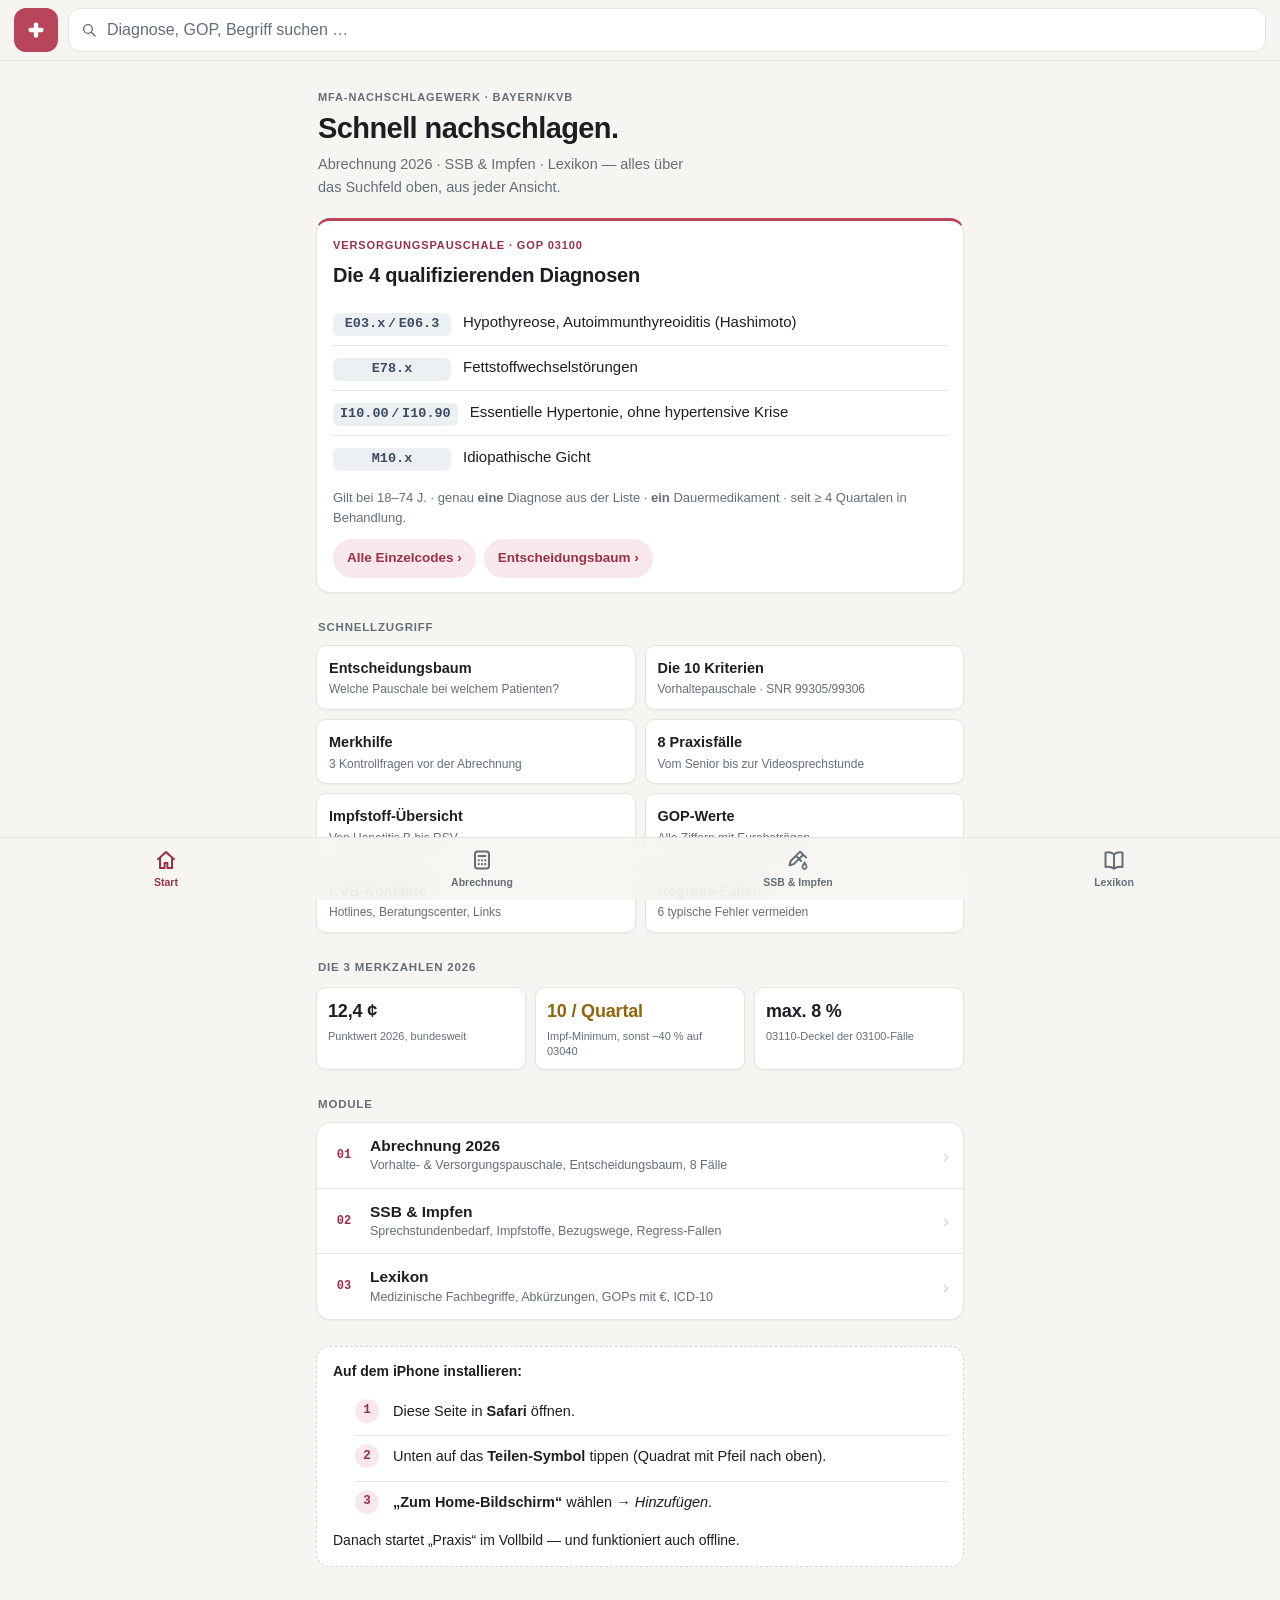
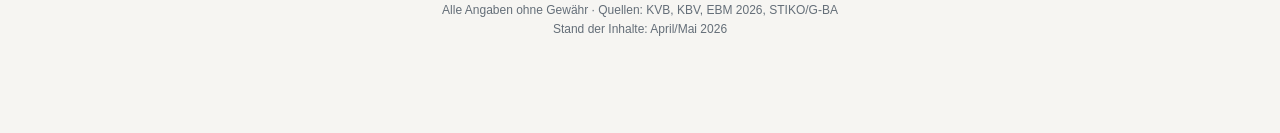
<file: index.html>
<!DOCTYPE html>
<html lang="de">
<head>
<meta charset="UTF-8">
<meta name="viewport" content="width=device-width, initial-scale=1, viewport-fit=cover">
<title>Praxis · MFA-Nachschlagewerk</title>

<!-- PWA / iOS Home-Bildschirm -->
<meta name="apple-mobile-web-app-capable" content="yes">
<meta name="mobile-web-app-capable" content="yes">
<meta name="apple-mobile-web-app-status-bar-style" content="default">
<meta name="apple-mobile-web-app-title" content="Praxis">
<meta name="application-name" content="Praxis">
<meta name="theme-color" content="#F6F5F2">
<meta name="theme-color" media="(prefers-color-scheme: dark)" content="#121416">
<meta name="description" content="Schnelles Nachschlagewerk für MFA: Sprechstundenbedarf, Impfen, Abrechnung 2026, GOPs, ICD-10 und Abkürzungen. Bayern/KVB.">
<link rel="manifest" href="manifest.webmanifest">
<link rel="apple-touch-icon" href="icons/apple-touch-icon.png">
<link rel="icon" type="image/png" sizes="192x192" href="icons/icon-192.png">
<link rel="icon" href="icons/favicon.png">
<link rel="stylesheet" href="styles.css">
</head>
<body>

<!-- ============================ HEADER: Marke + permanente Suche ============================ -->
<header class="app-header">
  <a class="home-btn" href="#/start" aria-label="Zur Startseite">
    <svg viewBox="0 0 24 24" width="20" height="20" aria-hidden="true"><rect x="9.4" y="3" width="5.2" height="18" rx="2.2" fill="currentColor"/><rect x="3" y="9.4" width="18" height="5.2" rx="2.2" fill="currentColor"/></svg>
  </a>
  <div class="hsearch">
    <svg class="si" viewBox="0 0 24 24" width="16" height="16" aria-hidden="true"><circle cx="10.5" cy="10.5" r="6.5" fill="none" stroke="currentColor" stroke-width="2"/><line x1="15.5" y1="15.5" x2="21" y2="21" stroke="currentColor" stroke-width="2" stroke-linecap="round"/></svg>
    <input id="q" type="search" placeholder="Diagnose, GOP, Begriff suchen …"
           autocapitalize="off" autocomplete="off" autocorrect="off" spellcheck="false" enterkeyhint="search"
           aria-label="Alles durchsuchen">
  </div>
  <button id="q-cancel" class="q-cancel" hidden>Abbrechen</button>
</header>

<!-- Unterseiten-Leiste: Zurück + Kapiteltitel -->
<div class="contextbar" id="contextbar" hidden>
  <a href="#/start" id="back-link" class="back-link"><span class="back-ch" aria-hidden="true">‹</span> <span id="back-label">Start</span></a>
  <span class="context-title" id="context-title"></span>
</div>

<main id="main">

  <!-- ============================ START ============================ -->
  <section class="view" id="view-start">
    <div class="hero">
      <p class="eyebrow">MFA-Nachschlagewerk · Bayern/KVB</p>
      <h1>Schnell nachschlagen.</h1>
      <p class="hero-sub">Abrechnung 2026 · SSB &amp; Impfen · Lexikon — alles über das Suchfeld oben, aus jeder Ansicht.</p>
    </div>

    <div class="dx-card">
      <p class="eyebrow accent">Versorgungspauschale · GOP 03100</p>
      <h2>Die 4 qualifizierenden Diagnosen</h2>
      <ul class="dx-list">
        <li><span class="code">E03.x&thinsp;/&thinsp;E06.3</span><span class="dx-name">Hypothyreose, Autoimmunthyreoiditis (Hashimoto)</span></li>
        <li><span class="code">E78.x</span><span class="dx-name">Fettstoffwechselstörungen</span></li>
        <li><span class="code">I10.00&thinsp;/&thinsp;I10.90</span><span class="dx-name">Essentielle Hypertonie, ohne hypertensive Krise</span></li>
        <li><span class="code">M10.x</span><span class="dx-name">Idiopathische Gicht</span></li>
      </ul>
      <p class="dx-rule">Gilt bei 18–74 J. · genau <strong>eine</strong> Diagnose aus der Liste · <strong>ein</strong> Dauermedikament · seit ≥ 4 Quartalen in Behandlung.</p>
      <div class="dx-links">
        <a href="#/lexikon/icd">Alle Einzelcodes</a>
        <a href="#/abrechnung/ab-baum">Entscheidungsbaum</a>
      </div>
    </div>

    <p class="home-label">Schnellzugriff</p>
    <div class="quick-grid">
      <a class="quick" href="#/abrechnung/ab-baum"><b>Entscheidungsbaum</b><small>Welche Pauschale bei welchem Patienten?</small></a>
      <a class="quick" href="#/abrechnung/ab-kriterien"><b>Die 10 Kriterien</b><small>Vorhaltepauschale · SNR 99305/99306</small></a>
      <a class="quick" href="#/abrechnung/ab-merkhilfe"><b>Merkhilfe</b><small>3 Kontrollfragen vor der Abrechnung</small></a>
      <a class="quick" href="#/abrechnung"><b>8 Praxisfälle</b><small>Vom Senior bis zur Videosprechstunde</small></a>
      <a class="quick" href="#/ssb/impf-tabelle"><b>Impfstoff-Übersicht</b><small>Von Hepatitis B bis RSV</small></a>
      <a class="quick" href="#/lexikon/gops"><b>GOP-Werte</b><small>Alle Ziffern mit Eurobeträgen</small></a>
      <a class="quick" href="#/ssb/kontakte"><b>KVB-Kontakte</b><small>Hotlines, Beratungscenter, Links</small></a>
      <a class="quick" href="#/ssb/ssb-fallen"><b>Regress-Fallen</b><small>6 typische Fehler vermeiden</small></a>
    </div>

    <p class="home-label">Die 3 Merkzahlen 2026</p>
    <div class="kpi-row">
      <div class="kpi"><b>12,4&nbsp;¢</b><span>Punktwert 2026, bundesweit</span></div>
      <div class="kpi warn"><b>10&nbsp;/&nbsp;Quartal</b><span>Impf-Minimum, sonst −40&nbsp;% auf 03040</span></div>
      <div class="kpi"><b>max.&nbsp;8&nbsp;%</b><span>03110-Deckel der 03100-Fälle</span></div>
    </div>

    <p class="home-label">Module</p>
    <div class="module-list">
      <a class="module-row" href="#/abrechnung">
        <span class="module-num">01</span>
        <span class="module-txt"><b>Abrechnung 2026</b><small>Vorhalte- &amp; Versorgungspauschale, Entscheidungsbaum, 8 Fälle</small></span>
        <span class="row-ch" aria-hidden="true">›</span>
      </a>
      <a class="module-row" href="#/ssb">
        <span class="module-num">02</span>
        <span class="module-txt"><b>SSB &amp; Impfen</b><small>Sprechstundenbedarf, Impfstoffe, Bezugswege, Regress-Fallen</small></span>
        <span class="row-ch" aria-hidden="true">›</span>
      </a>
      <a class="module-row" href="#/lexikon">
        <span class="module-num">03</span>
        <span class="module-txt"><b>Lexikon</b><small>Medizinische Fachbegriffe, Abkürzungen, GOPs mit €, ICD-10</small></span>
        <span class="row-ch" aria-hidden="true">›</span>
      </a>
    </div>

    <div class="install-card" id="install-card">
      <strong>Auf dem iPhone installieren:</strong>
      <ol class="steps">
        <li>Diese Seite in <strong>Safari</strong> öffnen.</li>
        <li>Unten auf das <strong>Teilen-Symbol</strong> tippen (Quadrat mit Pfeil nach oben).</li>
        <li><strong>„Zum Home-Bildschirm“</strong> wählen → <em>Hinzufügen</em>.</li>
      </ol>
      Danach startet „Praxis“ im Vollbild — und funktioniert auch offline.
    </div>

    <div class="app-footer">
      Alle Angaben ohne Gewähr · Quellen: KVB, KBV, EBM 2026, STIKO/G-BA<br>
      Stand der Inhalte: April/Mai 2026
    </div>
  </section>

  <!-- ============================ ABRECHNUNG 2026 ============================ -->
  <section class="view" id="view-abrechnung">
    <div class="module-home" id="abrechnung-toc"></div>
    <article class="chapter" id="abrechnung-chapter" hidden></article>
  </section>

  <!-- ============================ SSB & IMPFEN ============================ -->
  <section class="view" id="view-ssb">
    <div class="module-home" id="ssb-toc"></div>
    <div id="ssb-sections">
<div class="section" id="aktualitaet">
  <div class="section-header">
    <span>⚡ Aktualitätsstand 2026</span>
    <span class="chevron">›</span>
  </div>
  <div class="section-body">
    <p>Das KVB-Seminar V1.7 vom April 2026 ist auf dem aktuellen Stand. Drei Punkte verdienen besondere Aufmerksamkeit, da sich hier 2025/2026 etwas geändert hat oder gerade bewegt.</p>

    <div class="alert alert-info">
      <strong>STIKO-Empfehlungen 2026 (Epi Bull 4/2026)</strong>
      Veröffentlicht am 22.01.2026. Wesentliche Änderungen betreffen Meningokokken, Pneumokokken, Herpes zoster, RSV, Influenza, Hib, Mpox und Chikungunya. Das Seminar berücksichtigt diese Änderungen bereits korrekt.
    </div>

    <div class="alert alert-warn">
      <strong>Lieferengpass Influenza 2025/2026</strong>
      Influvac wird mit italienischer Kennzeichnung („Influvac S") bis 30.04.2026 in Verkehr gebracht (Ausnahmegestattung des PEI). Ab Saison 2026/2027 normaler Bezug. Vor Vorbestellung ab Saison 2026/2027 bis Ende Februar 2026 prüfen.
    </div>

    <div class="alert alert-ok">
      <strong>Inhaltlich aktuell und unverändert</strong>
      SSB-Vereinbarung Anlage Stand 01.01.2026, Schutzimpfungs-Richtlinie aktuell, Lauer-Taxe-Preise Stand 01.02.2026.
    </div>

    <h3>Was quartalsweise zu prüfen ist</h3>
    <ul class="check-list">
      <li>PEI-Lieferengpassliste: <a href="https://www.pei.de/DE/arzneimittel/impfstoffe/lieferengpaesse/lieferengpaesse-node.html">pei.de/lieferengpaesse</a></li>
      <li>STIKO-Updates und Epi Bull: <a href="https://www.rki.de/impfkalender">rki.de/impfkalender</a></li>
      <li>KVB Verordnungs-Service-Schreiben: <a href="https://www.kvb.de/mitglieder/verordnungen">kvb.de/mitglieder/verordnungen</a></li>
      <li>SSB-Anlagen-Update (jährlich Januar): KVB-Broschüre prüfen</li>
    </ul>
  </div>
</div>

<!-- ============================================================ -->
<!-- SEKTION 2: SSB GRUNDLAGEN -->
<!-- ============================================================ -->
<div class="section" id="ssb-grundlagen">
  <div class="section-header">
    <span>📋 SSB: Die 7 Grundregeln</span>
    <span class="chevron">›</span>
  </div>
  <div class="section-body">
    <ul class="check-list">
      <li>Nur für Produkte und Produktgruppen, die bei <strong>mehr als einer berechtigten Person</strong> angewendet werden.</li>
      <li>Einzeldosen ausschließlich für <strong>Notfälle</strong>.</li>
      <li>Bestellung grundsätzlich <strong>kalendervierteljährlich</strong> als Ersatz für tatsächlich verbrauchte Produkte oder verfallene Notfallarzneimittel.</li>
      <li>Keine Rabattverträge.</li>
      <li>Keine Verordnung bei <strong>Berufs- oder Wegeunfällen</strong> (Unfallversicherungsträger), BVFG, PKV-Mitgliedern, Selbstzahlern oder IGeL.</li>
      <li>Bei Praxis-Neugründung oder Übernahme: <strong>Sperrfrist 3 Monate</strong> für die erste Ersatzbeschaffung.</li>
      <li>Ausnahme von der Sperrfrist: <strong>Impfstoffe</strong>.</li>
    </ul>

    <div class="alert alert-info">
      <strong>Vollständige SSB-Vereinbarung der KVB</strong>
      Aktuelle Broschüre &amp; Anlagen auf der KVB-Themenseite:
      <a href="https://www.kvb.de/mitglieder/verordnungen/sprechstundenbedarf">kvb.de/mitglieder/verordnungen/sprechstundenbedarf</a>
    </div>
  </div>
</div>

<!-- ============================================================ -->
<!-- SEKTION 3: SSB REZEPT -->
<!-- ============================================================ -->
<div class="section" id="ssb-rezept">
  <div class="section-header">
    <span>📄 Muster 16a bay: Rezept ausfüllen</span>
    <span class="chevron">›</span>
  </div>
  <div class="section-body">
    <div class="table-wrap">
      <table>
        <colgroup>
          <col style="width:30%">
          <col style="width:70%">
        </colgroup>
        <thead>
          <tr><th>Feld</th><th>Inhalt</th></tr>
        </thead>
        <tbody>
          <tr>
            <td><strong>Kostenträger</strong></td>
            <td>108310400 – AOK Bayern (immer, auch wenn Patient woanders versichert ist)</td>
          </tr>
          <tr>
            <td><strong>Statusfeld</strong></td>
            <td>Ziffer „9" für SSB allgemein. Bei Impfstoffen Ziffer „8" und „9". Impfstoffe immer auf separates Rezept.</td>
          </tr>
          <tr>
            <td><strong>Verordnungsfeld</strong></td>
            <td>Maximal 7 SSB-Artikel pro Rezept (Arznei-, Hilfs- und Verbandmittel oder Impfstoffe). Betäubungsmittel separat auf BtM-Rezept mit Ziffer „9".</td>
          </tr>
          <tr>
            <td><strong>Unterschrift</strong></td>
            <td>Vorderseite des Verordnungsblatts</td>
          </tr>
          <tr>
            <td><strong>Vertragsarztstempel</strong></td>
            <td>Rückseite des Verordnungsblatts. Vor- und Nachname plus Berufsbezeichnung müssen erkennbar sein.</td>
          </tr>
        </tbody>
      </table>
    </div>

    <div class="alert alert-warn">
      <strong>Häufiger Fehler</strong>
      Mehr als 7 Positionen, vergessene Unterschrift oder falsches Statusfeld bei Impfstoff-SSB. Vor Abgabe immer Sichtkontrolle.
    </div>
  </div>
</div>

<!-- ============================================================ -->
<!-- SEKTION 4: SSB TABELLE -->
<!-- ============================================================ -->
<div class="section" id="ssb-tabelle">
  <div class="section-header">
    <span>📊 Verordnungsfähigkeit nach Produktgruppen</span>
    <span class="chevron">›</span>
  </div>
  <div class="section-body">

    <h3>Arzneimittel (Auswahl)</h3>
    <div class="table-wrap">
      <table>
        <colgroup><col style="width:30%"><col style="width:14%"><col style="width:56%"></colgroup>
        <thead><tr><th>Produkt</th><th>SSB?</th><th>Erläuterung</th></tr></thead>
        <tbody>
          <tr>
            <td>Analgetika nicht-retardiert</td>
            <td><span class="status-yes">JA</span></td>
            <td>Z. B. Novalgin Tropfen, Tilidin Tropfen. Oral, parenteral, rektal (bei Kindern), topisch zur Akut- und Notfallbehandlung.</td>
          </tr>
          <tr>
            <td>Analgetika retardiert</td>
            <td><span class="status-no">NEIN</span></td>
            <td>Z. B. Diclofenac retard, Tilidin retard. Auch keine TTS, Pflanzliche Präparate, Arthrosemittel.</td>
          </tr>
          <tr>
            <td>Adrenalin (Notfall)</td>
            <td><span class="status-yes">JA</span></td>
            <td>Adrenalin-Ampullen/Durchstechflaschen, Infectokrupp Inhalationslösung.</td>
          </tr>
          <tr>
            <td>Adrenalin-Komplettbestecke</td>
            <td><span class="status-no">NEIN</span></td>
            <td>Patientenanwendung: Fastjekt, Anapen, Jext, Epipen, Emerade. Diese auf Patientennamen verordnen.</td>
          </tr>
          <tr>
            <td>Antiasthmatika (Notfall)</td>
            <td><span class="status-yes">JA</span></td>
            <td>Nur für Notfall: Beclometason für Rauchgasintoxikation, Fenoterol, Ipratropiumbromid, Salbutamol, Terbutalin, Theophyllin.</td>
          </tr>
          <tr>
            <td>Kortisonhaltige Dosieraerosole</td>
            <td><span class="status-no">NEIN</span></td>
            <td>Nicht für akute Asthmaanfälle geeignet. Ausnahme: Ventolair und Junik 100 µg als Antidot bei Rauchgasvergiftung.</td>
          </tr>
          <tr>
            <td>Antiallergika/Antihistaminika</td>
            <td><span class="status-yes">JA</span></td>
            <td>Akut/Notfall in sofort verfügbarer Form (Injektion, oral, nicht kortikoidhaltig). Tropfen/Saft nur Kinder zur Allergietestung.</td>
          </tr>
          <tr>
            <td>Neuroleptika oral/parenteral</td>
            <td><span class="status-yes">JA</span></td>
            <td>Akut- und Notfälle in parenteraler Form, oral als Tropfen: Haloperidol, Levomepromazin, Promethazin, Risperidon.</td>
          </tr>
          <tr>
            <td>Depot-Neuroleptika</td>
            <td><span class="status-no">NEIN</span></td>
            <td>Z. B. Xeplion, Imap, Risperdal consta. Auf Patientennamen verordnen.</td>
          </tr>
          <tr>
            <td>Antiemetika (Aloxi, Emend)</td>
            <td><span class="status-no">NEIN</span></td>
            <td>Auch nicht als Serienbehandlung zur Prävention bei Chemotherapie.</td>
          </tr>
          <tr>
            <td>Vitamine</td>
            <td><span class="status-no">NEIN</span></td>
            <td>Ausnahme: Vitamin K für Neugeborene und als Notfallmittel bei Cumarin-Überdosierung.</td>
          </tr>
          <tr>
            <td>Eisenpräparate</td>
            <td><span class="status-no">NEIN</span></td>
            <td>Auf Patientennamen verordnen.</td>
          </tr>
          <tr>
            <td>Rivanol</td>
            <td><span class="status-no">NEIN</span></td>
            <td>—</td>
          </tr>
        </tbody>
      </table>
    </div>

    <h3>Desinfektion, Reinigung, Pflege</h3>
    <div class="table-wrap">
      <table>
        <colgroup><col style="width:35%"><col style="width:14%"><col style="width:51%"></colgroup>
        <thead><tr><th>Produkt</th><th>SSB?</th><th>Erläuterung</th></tr></thead>
        <tbody>
          <tr>
            <td>Desinfektion am Patienten (Haut, Schleimhaut, Wunden)</td>
            <td><span class="status-yes">JA</span></td>
            <td>Nur am Patienten anzuwenden.</td>
          </tr>
          <tr>
            <td>Hände-, Geräte-, Flächen-, Instrumenten-, Raumdesinfektion</td>
            <td><span class="status-no">NEIN</span></td>
            <td>Praxisbedarf, kein SSB.</td>
          </tr>
          <tr>
            <td>Aceton, Brennspiritus, Chloroform, Ethylalkohol</td>
            <td><span class="status-no">NEIN</span></td>
            <td>—</td>
          </tr>
          <tr>
            <td>Aether/Ether</td>
            <td><span class="status-yes">JA</span></td>
            <td>—</td>
          </tr>
          <tr>
            <td>Alkoholtupfer</td>
            <td><span class="status-no">NEIN</span></td>
            <td>Ausnahme: für den Notfallkoffer.</td>
          </tr>
          <tr>
            <td>Hautreinigungsmittel (Seifen, Syndets, Emulsionen)</td>
            <td><span class="status-no">NEIN</span></td>
            <td>—</td>
          </tr>
          <tr>
            <td>Glasoptik-Mittel (Antibeschlag, Pflege)</td>
            <td><span class="status-no">NEIN</span></td>
            <td>—</td>
          </tr>
        </tbody>
      </table>
    </div>

    <h3>Einmalbedarf zur Infusion, Injektion, Drainage, Entnahme</h3>
    <div class="table-wrap">
      <table>
        <colgroup><col style="width:35%"><col style="width:14%"><col style="width:51%"></colgroup>
        <thead><tr><th>Produkt</th><th>SSB?</th><th>Erläuterung</th></tr></thead>
        <tbody>
          <tr>
            <td>Infusionsbestecke inkl. Zubehör</td>
            <td><span class="status-yes">JA</span></td>
            <td>Außer für Kontrastmittel, Zytostatika-Mischung, Dialyse, parenterale Ernährung.</td>
          </tr>
          <tr>
            <td>Infusionsfilter, Injektionsfilter</td>
            <td><span class="status-no">NEIN</span></td>
            <td>Ausnahme: in-line-Filter ≤ 0,22 µm für Paclitaxel oder bei Therapien laut Fachinfo.</td>
          </tr>
          <tr>
            <td>Infusionskanülen, Infusionskatheter</td>
            <td><span class="status-yes">JA</span></td>
            <td>Auch Intraossärkanülen.</td>
          </tr>
          <tr>
            <td>Infusionskanülen für Blutabnahme/Eigenbluttherapie/Injektionszwecke</td>
            <td><span class="status-no">NEIN</span></td>
            <td>—</td>
          </tr>
          <tr>
            <td>Infusionspumpen (auch Einmalartikel)</td>
            <td><span class="status-no">NEIN</span></td>
            <td>—</td>
          </tr>
          <tr>
            <td>Injektionsbestecke, -kanülen, -spritzen (auch Einmal, mit Zubehör)</td>
            <td><span class="status-no">NEIN</span></td>
            <td>Praxisbedarf, kein SSB.</td>
          </tr>
        </tbody>
      </table>
    </div>

    <h3>Verband-, Kompressions- und OP-Material</h3>
    <div class="table-wrap">
      <table>
        <colgroup><col style="width:35%"><col style="width:14%"><col style="width:51%"></colgroup>
        <thead><tr><th>Produkt</th><th>SSB?</th><th>Erläuterung</th></tr></thead>
        <tbody>
          <tr>
            <td>Wundauflagen zur Erstversorgung</td>
            <td><span class="status-yes">JA</span></td>
            <td>Nur Erstversorgung. Folgeverordnung auf Patientennamen. Hydrokolloid, Hydrogel, Alginat, Schaumstoff, Aktivkohle, Salbengaze.</td>
          </tr>
          <tr>
            <td>Silberhaltige Wundauflagen</td>
            <td><span class="status-no">NEIN</span></td>
            <td>Auch nicht mit Aktivkohle.</td>
          </tr>
          <tr>
            <td>Spezial-Wundprodukte (Honig, Hyalo, Sprays, Granulate)</td>
            <td><span class="status-no">NEIN</span></td>
            <td>Wound EL, Granulox, Tensospray, Anosteralyth, Quractiv, Suprasorb P+PHMB usw.</td>
          </tr>
          <tr>
            <td>Wunddistanzgitter mit Silikonbeschichtung</td>
            <td><span class="status-no">NEIN</span></td>
            <td>Mepitel One, Adaptic Touch, Dracotüll Silikon.</td>
          </tr>
        </tbody>
      </table>
    </div>

    <h3>Teststreifen</h3>
    <div class="table-wrap">
      <table>
        <colgroup><col style="width:35%"><col style="width:14%"><col style="width:51%"></colgroup>
        <thead><tr><th>Produkt</th><th>SSB?</th><th>Erläuterung</th></tr></thead>
        <tbody>
          <tr>
            <td>Urinteststreifen 4-fach (Glucose, pH, Eiweiß, Ascorbinsäure)</td>
            <td><span class="status-yes">JA</span></td>
            <td>Combur 3, Medi-Test Combi 3A, Meditrol 3.</td>
          </tr>
          <tr>
            <td>Urinteststreifen mit weiteren Testzonen</td>
            <td><span class="status-no">NEIN</span></td>
            <td>Combur 4, 5, 6, 9, 10, Micral II.</td>
          </tr>
          <tr>
            <td>Urinteststreifen für Diabetikerschulungen</td>
            <td><span class="status-no">NEIN</span></td>
            <td>—</td>
          </tr>
          <tr>
            <td>Teststreifen für Vorsorgeuntersuchungen</td>
            <td><span class="status-no">NEIN</span></td>
            <td>—</td>
          </tr>
          <tr>
            <td>Blutzucker- und Blutgerinnungsteststreifen</td>
            <td><span class="status-no">NEIN</span></td>
            <td>—</td>
          </tr>
        </tbody>
      </table>
    </div>

    <h3>Toleranz-Tests</h3>
    <div class="table-wrap">
      <table>
        <colgroup><col style="width:35%"><col style="width:14%"><col style="width:51%"></colgroup>
        <thead><tr><th>Produkt</th><th>SSB?</th><th>Beispiel</th></tr></thead>
        <tbody>
          <tr>
            <td>Glucose-Toleranztest 75 g (oGTT)</td>
            <td><span class="status-yes">JA</span></td>
            <td>82,5 g Glucose-Monohydrat als Pulver in Portionen.</td>
          </tr>
          <tr>
            <td>Glucose-Test 50 g (Gestationsdiabetes-Screening)</td>
            <td><span class="status-yes">JA</span></td>
            <td>55 g Glucose-Monohydrat als Pulver in Portionen.</td>
          </tr>
          <tr>
            <td>Fertigprodukte (z. B. Gluco 50, Gluco 75)</td>
            <td><span class="status-no">NEIN</span></td>
            <td>Glucose-Toleranztest 25 g/100 ml Lösung, Glucosetest oGTT InfectoPharm.</td>
          </tr>
          <tr>
            <td>Rezepturen für trinkfertige Lösungen</td>
            <td><span class="status-no">NEIN</span></td>
            <td>NRF-Rezeptur Glucose-Lösung für oGTT.</td>
          </tr>
        </tbody>
      </table>
    </div>

  </div>
</div>

<!-- ============================================================ -->
<!-- SEKTION 5: SSB FALLEN -->
<!-- ============================================================ -->
<div class="section" id="ssb-fallen">
  <div class="section-header">
    <span>⚠️ Regress-Fallen: 6 typische Fehler</span>
    <span class="chevron">›</span>
  </div>
  <div class="section-body">
    <div class="grid-2">
      <div class="mini-card">
        <h4>1. Falsche Packungsgröße</h4>
        <p>Flammazine Topf 500 g: <span class="status-no">NEIN</span> (Einzelpatient). Flammazine Tube 80 g: <span class="status-yes">JA</span> (mehrere Patienten).</p>
      </div>
      <div class="mini-card">
        <h4>2. Importe</h4>
        <p>Grundsätzlich nicht, nur bei Lieferengpass mit ausdrücklicher Genehmigung der AOK Bayern.</p>
      </div>
      <div class="mini-card">
        <h4>3. AM-RL Anlage III missachtet</h4>
        <p>Verordnungseinschränkungen beachten: Otobacid, Ambene, Arthotec, Dolomo TN.</p>
      </div>
      <div class="mini-card">
        <h4>4. Topische Antibiotika mit Kortikoiden</h4>
        <p>Außerhalb HNO/Derma/Päd/Phlebologie: max. 1x kleinste OP pro Quartal. Beispiele: Diprogenta, Fucicort.</p>
      </div>
      <div class="mini-card">
        <h4>5. Antimykotika</h4>
        <p>Nur zur unmittelbaren Anwendung im Gehörgang. Keine Mitgabe an Patienten. Lotricomb, Ciclopirox Creme.</p>
      </div>
      <div class="mini-card">
        <h4>6. Aknemittel</h4>
        <p>Aureomycin und Mupirocin sind Ausnahmen vom Antibiotika-SSB. Diese sind <span class="status-no">NEIN</span>.</p>
      </div>
    </div>

    <h3>Otologika (verordnungsfähig zur unmittelbaren Anwendung)</h3>
    <ul class="check-list">
      <li>Antibiotika und Kortikosteroide auch in Kombination, z. B. Infectospectran HC Ohrensalbe</li>
      <li>Lokalanästhetika bei operativen Eingriffen</li>
      <li>Ohrenschmalzerweichende Mittel</li>
      <li>Clotrimazol Ohrentropfen, z. B. Otomyk (NEU)</li>
    </ul>
  </div>
</div>

<!-- ============================================================ -->
<!-- SEKTION 6: IMPF GRUNDLAGEN -->
<!-- ============================================================ -->
<div class="section" id="impf-grundlagen">
  <div class="section-header">
    <span>⚖️ Impfungen: Rechtliche Grundlagen</span>
    <span class="chevron">›</span>
  </div>
  <div class="section-body">
    <p>Die Schutzimpfungs-Richtlinie (G-BA) regelt den Anspruch der Versicherten und die Leistungspflicht der GKV. Sie folgt den STIKO-Empfehlungen, ist aber nicht automatisch identisch.</p>

    <div class="alert alert-critical">
      <strong>Merksatz: STIKO-Empfehlung ≠ Kassenleistung</strong>
      Eine STIKO-Empfehlung wird erst dann zur GKV-Leistung, wenn die Schutzimpfungs-Richtlinie geändert ist und in Kraft getreten ist (Veröffentlichung im Bundesanzeiger). Dazwischen muss das BMG zustimmen und die regionale Impfvereinbarung angepasst werden.
    </div>

    <h3>Prozess (vereinfacht)</h3>
    <div class="diagram-wrap">
      <svg viewBox="0 0 1000 230" xmlns="http://www.w3.org/2000/svg" style="width:100%; height:auto; min-width:600px;">
        <defs>
          <marker id="arrow1" viewBox="0 0 10 10" refX="9" refY="5" markerWidth="7" markerHeight="7" orient="auto-start-reverse">
            <path d="M 0 0 L 10 5 L 0 10 z" fill="#2E6B9E"/>
          </marker>
          <marker id="arrowOk" viewBox="0 0 10 10" refX="9" refY="5" markerWidth="7" markerHeight="7" orient="auto-start-reverse">
            <path d="M 0 0 L 10 5 L 0 10 z" fill="#276749"/>
          </marker>
          <marker id="arrowNok" viewBox="0 0 10 10" refX="9" refY="5" markerWidth="7" markerHeight="7" orient="auto-start-reverse">
            <path d="M 0 0 L 10 5 L 0 10 z" fill="#8B1A1A"/>
          </marker>
        </defs>
        <rect x="20" y="93" width="150" height="44" rx="8" fill="#F2F2F7" stroke="#2E6B9E" stroke-width="1.5"/>
        <text x="95" y="110" text-anchor="middle" dominant-baseline="middle" font-family="sans-serif" font-size="13" font-weight="600" fill="#1C1C1E">STIKO-</text>
        <text x="95" y="126" text-anchor="middle" dominant-baseline="middle" font-family="sans-serif" font-size="13" font-weight="600" fill="#1C1C1E">Empfehlung</text>
        <line x1="174" y1="115" x2="226" y2="115" stroke="#2E6B9E" stroke-width="1.5" marker-end="url(#arrow1)"/>
        <rect x="230" y="93" width="170" height="44" rx="8" fill="#F2F2F7" stroke="#2E6B9E" stroke-width="1.5"/>
        <text x="315" y="110" text-anchor="middle" dominant-baseline="middle" font-family="sans-serif" font-size="13" font-weight="600" fill="#1C1C1E">G-BA-Beschluss</text>
        <text x="315" y="126" text-anchor="middle" dominant-baseline="middle" font-family="sans-serif" font-size="13" font-weight="600" fill="#1C1C1E">Vorlage BMG</text>
        <text x="430" y="55" text-anchor="middle" font-family="sans-serif" font-size="12" fill="#276749" font-weight="600">Zustimmung BMG</text>
        <line x1="404" y1="107" x2="546" y2="68" stroke="#276749" stroke-width="1.5" marker-end="url(#arrowOk)"/>
        <text x="430" y="180" text-anchor="middle" font-family="sans-serif" font-size="12" fill="#8B1A1A" font-weight="600">Ablehnung BMG</text>
        <line x1="404" y1="123" x2="546" y2="160" stroke="#8B1A1A" stroke-width="1.5" marker-end="url(#arrowNok)"/>
        <rect x="550" y="48" width="190" height="44" rx="8" fill="#D1FAE5" stroke="#276749" stroke-width="1.5"/>
        <text x="645" y="65" text-anchor="middle" dominant-baseline="middle" font-family="sans-serif" font-size="13" font-weight="600" fill="#14532D">Bundesanzeiger</text>
        <text x="645" y="81" text-anchor="middle" dominant-baseline="middle" font-family="sans-serif" font-size="13" font-weight="600" fill="#14532D">Inkrafttreten</text>
        <line x1="744" y1="70" x2="786" y2="70" stroke="#276749" stroke-width="1.5" marker-end="url(#arrowOk)"/>
        <rect x="790" y="48" width="180" height="44" rx="8" fill="#D1FAE5" stroke="#276749" stroke-width="1.5"/>
        <text x="880" y="65" text-anchor="middle" dominant-baseline="middle" font-family="sans-serif" font-size="13" font-weight="600" fill="#14532D">Anpassung der</text>
        <text x="880" y="81" text-anchor="middle" dominant-baseline="middle" font-family="sans-serif" font-size="13" font-weight="600" fill="#14532D">Impfvereinbarung</text>
        <rect x="550" y="140" width="240" height="44" rx="8" fill="#FEE2E2" stroke="#8B1A1A" stroke-width="1.5"/>
        <text x="670" y="157" text-anchor="middle" dominant-baseline="middle" font-family="sans-serif" font-size="13" font-weight="600" fill="#5A0F0F">Überarbeitung G-BA</text>
        <text x="670" y="173" text-anchor="middle" dominant-baseline="middle" font-family="sans-serif" font-size="13" font-weight="600" fill="#5A0F0F">Wiedervorlage BMG</text>
      </svg>
    </div>
  </div>
</div>

<!-- ============================================================ -->
<!-- SEKTION 7: BEZUGSWEG -->
<!-- ============================================================ -->
<div class="section" id="bezugsweg">
  <div class="section-header">
    <span>↔️ Bezugsweg: SSB oder eRezept?</span>
    <span class="chevron">›</span>
  </div>
  <div class="section-body">
    <p>Falscher Bezugsweg ist die häufigste Regressquelle bei Impfstoffen. Diese Entscheidung muss vor jeder Bestellung sitzen.</p>

    <div class="diagram-wrap">
      <svg viewBox="0 0 820 470" xmlns="http://www.w3.org/2000/svg" style="width:100%; height:auto; min-width:600px;">
        <defs>
          <marker id="arrA" viewBox="0 0 10 10" refX="9" refY="5" markerWidth="7" markerHeight="7" orient="auto-start-reverse">
            <path d="M 0 0 L 10 5 L 0 10 z" fill="#2E6B9E"/>
          </marker>
          <marker id="arrAok" viewBox="0 0 10 10" refX="9" refY="5" markerWidth="7" markerHeight="7" orient="auto-start-reverse">
            <path d="M 0 0 L 10 5 L 0 10 z" fill="#276749"/>
          </marker>
          <marker id="arrAred" viewBox="0 0 10 10" refX="9" refY="5" markerWidth="7" markerHeight="7" orient="auto-start-reverse">
            <path d="M 0 0 L 10 5 L 0 10 z" fill="#8B1A1A"/>
          </marker>
        </defs>
        <rect x="320" y="20" width="180" height="50" rx="10" fill="#F2F2F7" stroke="#3A3A3C" stroke-width="1.5"/>
        <text x="410" y="40" text-anchor="middle" dominant-baseline="middle" font-family="sans-serif" font-size="13" font-weight="700" fill="#1C1C1E">Welcher Impfstoff</text>
        <text x="410" y="56" text-anchor="middle" dominant-baseline="middle" font-family="sans-serif" font-size="13" font-weight="700" fill="#1C1C1E">soll verordnet werden?</text>
        <line x1="410" y1="74" x2="410" y2="96" stroke="#2E6B9E" stroke-width="1.5" marker-end="url(#arrA)"/>
        <polygon points="410,100 580,150 410,200 240,150" fill="#FFF7ED" stroke="#B45309" stroke-width="1.5"/>
        <text x="410" y="142" text-anchor="middle" dominant-baseline="middle" font-family="sans-serif" font-size="13" font-weight="600" fill="#6B3A05">Reiseimpfung im</text>
        <text x="410" y="158" text-anchor="middle" dominant-baseline="middle" font-family="sans-serif" font-size="13" font-weight="600" fill="#6B3A05">privaten Urlaubskontext?</text>
        <line x1="580" y1="150" x2="660" y2="150" stroke="#8B1A1A" stroke-width="1.5" marker-end="url(#arrAred)"/>
        <text x="620" y="142" text-anchor="middle" font-family="sans-serif" font-size="11" fill="#8B1A1A" font-weight="600">Ja</text>
        <rect x="666" y="125" width="140" height="50" rx="10" fill="#FEE2E2" stroke="#8B1A1A" stroke-width="1.5"/>
        <text x="736" y="143" text-anchor="middle" dominant-baseline="middle" font-family="sans-serif" font-size="12" font-weight="700" fill="#5A0F0F">Keine GKV-Leistung</text>
        <text x="736" y="159" text-anchor="middle" dominant-baseline="middle" font-family="sans-serif" font-size="11" fill="#5A0F0F">Selbstzahler/Privat</text>
        <line x1="410" y1="204" x2="410" y2="224" stroke="#2E6B9E" stroke-width="1.5" marker-end="url(#arrA)"/>
        <text x="425" y="216" text-anchor="start" font-family="sans-serif" font-size="11" fill="#2E6B9E" font-weight="600">Nein</text>
        <polygon points="410,228 580,278 410,328 240,278" fill="#FFF7ED" stroke="#B45309" stroke-width="1.5"/>
        <text x="410" y="262" text-anchor="middle" dominant-baseline="middle" font-family="sans-serif" font-size="13" font-weight="600" fill="#6B3A05">Hep B Erwachsene (16+)</text>
        <text x="410" y="278" text-anchor="middle" dominant-baseline="middle" font-family="sans-serif" font-size="13" font-weight="600" fill="#6B3A05">oder Reiseimpfung</text>
        <text x="410" y="294" text-anchor="middle" dominant-baseline="middle" font-family="sans-serif" font-size="13" font-weight="600" fill="#6B3A05">(beruflich) oder Mpox?</text>
        <line x1="580" y1="278" x2="660" y2="278" stroke="#276749" stroke-width="1.5" marker-end="url(#arrAok)"/>
        <text x="620" y="270" text-anchor="middle" font-family="sans-serif" font-size="11" fill="#276749" font-weight="600">Ja</text>
        <rect x="666" y="253" width="140" height="50" rx="10" fill="#DBEAFE" stroke="#2E6B9E" stroke-width="1.5"/>
        <text x="736" y="271" text-anchor="middle" dominant-baseline="middle" font-family="sans-serif" font-size="12" font-weight="700" fill="#1A4263">eRezept (Statusfeld 8)</text>
        <text x="736" y="287" text-anchor="middle" dominant-baseline="middle" font-family="sans-serif" font-size="11" fill="#1A4263">Patientenbezogen</text>
        <line x1="410" y1="332" x2="410" y2="352" stroke="#276749" stroke-width="1.5" marker-end="url(#arrAok)"/>
        <text x="425" y="344" text-anchor="start" font-family="sans-serif" font-size="11" fill="#2E6B9E" font-weight="600">Nein</text>
        <rect x="290" y="356" width="240" height="60" rx="10" fill="#D1FAE5" stroke="#276749" stroke-width="1.5"/>
        <text x="410" y="378" text-anchor="middle" dominant-baseline="middle" font-family="sans-serif" font-size="14" font-weight="700" fill="#14532D">Sprechstundenbedarf</text>
        <text x="410" y="394" text-anchor="middle" dominant-baseline="middle" font-family="sans-serif" font-size="12" fill="#14532D">Muster 16a bay, AOK Bayern,</text>
        <text x="410" y="408" text-anchor="middle" dominant-baseline="middle" font-family="sans-serif" font-size="12" fill="#14532D">Statusfeld 8 + 9</text>
        <rect x="20" y="430" width="780" height="32" rx="6" fill="#FEF3C7" stroke="#B45309" stroke-width="1"/>
        <text x="410" y="446" text-anchor="middle" dominant-baseline="middle" font-family="sans-serif" font-size="12" fill="#6B3A05" font-weight="600">Achtung Hep B: Kinderimpfstoff bis 15 Jahre = SSB. Erwachsenenimpfstoff ab 16 Jahre = eRezept (patientenbezogen)</text>
      </svg>
    </div>

    <h3>Liste der Impfstoffe nach Bezugsweg</h3>
    <div class="grid-2">
      <div class="mini-card">
        <h4 style="color:#34C759;">Sprechstundenbedarf (Statusfeld 9 + 8)</h4>
        <p style="font-size:13px; line-height:1.6;">
          FSME, Hep B Kinder (bis 15), Herpes zoster, HPV, Influenza, Meningokokken ACWY <span class="badge badge-new">NEU 2026</span>, Meningokokken B, Pneumokokken, Poliomyelitis, Rotavirus, RSV (Erwachsene), Tetanus, Varizellen, MMR, MMRV, Tdap, Tdap-IPV, Sechsfach, Anti-D-Prophylaxe, Tetanus-Immunglobulin (Erstversorgung)
        </p>
      </div>
      <div class="mini-card">
        <h4 style="color:#007AFF;">eRezept patientenbezogen (Statusfeld 8)</h4>
        <p style="font-size:13px; line-height:1.6;">
          Cholera, Chikungunya, Dengue, Gelbfieber, Hib (nur Import), Hepatitis A, Hep A+B, Hep B Erwachsene (ab 16), Influenza nasal, Japanische Enzephalitis, Mpox, Tollwut, Typhus
        </p>
      </div>
    </div>

    <div class="alert alert-critical">
      <strong>Nicht mehr GKV-Leistung</strong>
      Meningokokken C im Alter von 12 Monaten (entfällt seit STIKO 2026). Wird durch MenACWY im Alter 12–14 Jahre ersetzt.
    </div>

    <div class="alert alert-warn">
      <strong>COVID-19-Impfung (Sonderweg)</strong>
      Wöchentliche Bestellung auf Muster 16, zu Lasten des Bundesamts für Soziale Sicherung, sowohl für privat als auch gesetzlich Versicherte. Impfstoff-spezifische Dokumentationsziffern beachten.
    </div>
  </div>
</div>

<!-- ============================================================ -->
<!-- SEKTION 8: IMPF TABELLE -->
<!-- ============================================================ -->
<div class="section" id="impf-tabelle">
  <div class="section-header">
    <span>💉 Impfstoff-Schnellübersicht</span>
    <span class="chevron">›</span>
  </div>
  <div class="section-body">

    <h3>Hepatitis B</h3>
    <div class="table-wrap">
      <table>
        <colgroup><col style="width:30%"><col style="width:70%"></colgroup>
        <tbody>
          <tr><td><strong>Grundimmunisierung</strong></td><td>3 Impfdosen Säuglinge mit Sechsfach-Kombi (DTaP-IPV-Hib-HepB), 4 Dosen für Frühgeborene. Mindestabstand 6 Monate zwischen vorletzter und letzter Dosis.</td></tr>
          <tr><td><strong>Wiederholung</strong></td><td>Nach Säuglingsimpfung nicht generell empfohlen. Bei neuem Risiko und unbekanntem Anti-HBs: weitere Dosis.</td></tr>
          <tr><td><strong>Nachholung</strong></td><td>Bis zum 18. Geburtstag möglich.</td></tr>
          <tr><td><strong>Indikation</strong></td><td>HIV-Positive, Hepatitis-C-Positive, Dialyse, HBsAg-Kontakt, Sexualverhalten mit hohem Risiko, Drogenkonsum, Strafgefangene, ggf. Psychiatrie.</td></tr>
          <tr><td><strong>Berufliche Indikation</strong></td><td>Medizin (inkl. Labor, Reinigung), Sanitäts-/Rettungsdienst, Polizei, Gefängnisse, Asylbewerberheime. Betriebliche Ersthelfer in der Regel NICHT.</td></tr>
          <tr><td><strong>Reiseimpfung</strong></td><td>Nur bei beruflichem oder ausbildungsbedingtem Auslandsaufenthalt GKV-Leistung. Privater Urlaub = Selbstzahler.</td></tr>
        </tbody>
      </table>
    </div>

    <h3>Masern (MMR/MMRV)</h3>
    <div class="table-wrap">
      <table>
        <colgroup><col style="width:30%"><col style="width:70%"></colgroup>
        <tbody>
          <tr><td><strong>Grundimmunisierung</strong></td><td>2 Impfdosen, Nachholung bis vollendetes 18. Lebensjahr.</td></tr>
          <tr><td><strong>Standardimpfung</strong></td><td>Nach 1970 geborene Personen ≥ 18 Jahre, ungeimpft, einmal geimpft oder unklarer Status: einmalige MMR.</td></tr>
          <tr><td><strong>Berufliche Indikation</strong></td><td>Nach 1970 Geborene in: medizinische Einrichtungen, Pflege, Gemeinschaftseinrichtungen, Asylbewerberheime, Fach-/Berufs-/Hochschulen. Insgesamt zweimalige Impfung MMR/MMRV.</td></tr>
        </tbody>
      </table>
    </div>

    <h3>Pneumokokken <span class="badge badge-update">UPDATE 2026</span></h3>
    <div class="table-wrap">
      <table>
        <colgroup><col style="width:30%"><col style="width:70%"></colgroup>
        <tbody>
          <tr><td><strong>Grundimmunisierung Säuglinge</strong></td><td>Vaxneuvance oder Prevenar 13.</td></tr>
          <tr><td><strong>Standardimpfung ab 60 J.</strong></td><td>Prevenar 20. Bei früherer Pneumovax-Impfung: Prevenar 20 nach Mindestabstand 6 Jahre. Keine Wiederholung empfohlen.</td></tr>
          <tr><td><strong>Indikation 2–17 J.</strong></td><td><strong>NEU:</strong> Prevenar 20 (PCV20). Pneumovax 23 entfällt vollständig.</td></tr>
          <tr><td><strong>Indikation ≥ 18 J.</strong></td><td>Prevenar 20 (PCV20). Keine Wiederholung empfohlen.</td></tr>
          <tr><td><strong>Nicht verordnungsfähig</strong></td><td>Prevenar 20 zur Säuglings-Grundimmunisierung, Pneumovax 23, Capvaxive, Synflorix.</td></tr>
        </tbody>
      </table>
    </div>

    <h3>Meningokokken <span class="badge badge-update">UPDATE 2026</span></h3>
    <div class="table-wrap">
      <table>
        <colgroup><col style="width:30%"><col style="width:70%"></colgroup>
        <tbody>
          <tr><td><strong>MenB</strong></td><td>Im Alter 2, 4 und 12 Monaten. Nachholung bis 4 Jahre. Ab 24 Monate nur 2 Dosen.</td></tr>
          <tr><td><strong>MenC</strong></td><td><span class="status-no">ENTFÄLLT</span> – nicht mehr GKV-Leistung.</td></tr>
          <tr><td><strong>MenACWY</strong></td><td>Standardimpfung Jugendliche 12–14 Jahre, Nachholung bis 24 Jahre. Bezug seit 2026 als <strong>Sprechstundenbedarf</strong>.</td></tr>
          <tr><td><strong>Indikation</strong></td><td>Komplement-/Properdindefekt, C5-Inhibitor-Therapie (Eculizumab, Ravulizumab), Hypogammaglobulinämie, Asplenie. Impfung gegen ACWY und/oder B.</td></tr>
        </tbody>
      </table>
    </div>

    <h3>MenACWY-Wirtschaftlichkeit (Lauer-Taxe 01.02.2026)</h3>
    <div class="table-wrap">
      <table>
        <colgroup><col style="width:28%"><col style="width:18%"><col style="width:20%"><col style="width:17%"><col style="width:17%"></colgroup>
        <thead>
          <tr><th>Impfstoff</th><th>Hersteller</th><th>Zulassung ab</th><th>1er-Pack</th><th>10er-Pack</th></tr>
        </thead>
        <tbody>
          <tr><td><strong>Menquadfi</strong></td><td>Sanofi</td><td>12 Monate</td><td>54,94 €</td><td>447,51 €</td></tr>
          <tr><td>Menveo</td><td>GSK</td><td>2 Jahre</td><td>78,43 €</td><td>682,54 €</td></tr>
          <tr><td>Nimenrix</td><td>Pfizer</td><td>6 Wochen</td><td>61,23 €</td><td>510,34 €</td></tr>
        </tbody>
      </table>
    </div>
    <p style="font-size:12px; color:#8E8E93;">Bei Wirtschaftlichkeit: Menquadfi ist im Erwachsenen-/Jugendlichenbereich aktuell günstigste Option.</p>

    <h3>Herpes zoster <span class="badge badge-update">UPDATE 2026</span></h3>
    <div class="table-wrap">
      <table>
        <colgroup><col style="width:30%"><col style="width:70%"></colgroup>
        <tbody>
          <tr><td><strong>Standardimpfung</strong></td><td>Personen ab 60 Jahre.</td></tr>
          <tr><td><strong>Indikation NEU</strong></td><td><strong>Bereits ab 18 Jahren</strong> bei Immundefizienz oder schwerer chronischer Grunderkrankung.</td></tr>
          <tr><td><strong>Beispiele</strong></td><td>Immunsuppressive Therapie (Rituximab, JAK-Inhibitoren, Chemo), HIV-Infektion, rheumatoide Arthritis, CED (Morbus Crohn, Colitis ulcerosa), COPD oder Asthma (schwer), Diabetes mellitus (schwer), HSZT.</td></tr>
          <tr><td><strong>Schema</strong></td><td>Zweimalige Impfung mit Shingrix im Abstand 2–6 Monate.</td></tr>
          <tr><td><strong>Achtung</strong></td><td>Leichte oder gut kontrollierte chronische Erkrankungen unter 60 Jahre = keine Indikation.</td></tr>
        </tbody>
      </table>
    </div>

    <h3>HPV</h3>
    <div class="table-wrap">
      <table>
        <colgroup><col style="width:30%"><col style="width:70%"></colgroup>
        <tbody>
          <tr><td><strong>Standardimpfung</strong></td><td>Mädchen und Jungen 9–14 Jahre. 2-Dosen-Schema im Abstand 6 bzw. 5–13 Monate.</td></tr>
          <tr><td><strong>Nachholung</strong></td><td>Bis vollendetes 18. Lebensjahr. 1. Impfung muss vor 18. Geburtstag erfolgen, dann zeitnaher Abschluss noch GKV-Leistung.</td></tr>
          <tr><td><strong>3-Dosen-Schema</strong></td><td>Bei Beginn nach 14 J. oder Abstand &lt; 5 Monate zwischen 1. und 2. Dosis.</td></tr>
        </tbody>
      </table>
    </div>

    <h3>Pertussis in der Schwangerschaft</h3>
    <ul class="check-list">
      <li>Ab 28. SSW (beste Wirkung im frühen 3. Trimenon)</li>
      <li>Im 2. Trimenon bei erhöhter Frühgeburts-Wahrscheinlichkeit</li>
      <li>Unabhängig vom Abstand zu vorherigen Impfungen, in jeder Schwangerschaft</li>
      <li>Postpartum innerhalb erster Tage, wenn keine Impfung in SS und letzte ≥ 10 Jahre her</li>
      <li>3-fach-Impfstoff (Tdap), kein Tetanus-Einzelimpfstoff zugelassen</li>
      <li>Enge Haushaltskontakte und Betreuende: Impfung bis 4 Wochen vor Geburt, wenn letzte ≥ 10 Jahre her</li>
    </ul>

    <h3>Influenza Saison 2026/2027</h3>
    <div class="table-wrap">
      <table>
        <colgroup><col style="width:30%"><col style="width:70%"></colgroup>
        <tbody>
          <tr><td><strong>Vorbestellung</strong></td><td>Bis Ende Februar (Menge an Impfleistungen Vorsaison orientieren).</td></tr>
          <tr><td><strong>Unter 60 Jahre</strong></td><td>Flucelvax (13,75 €), Influsplit (14,21 €), Influvac (14,10 €), Vaxigrip (13,81 €), Xanaflu (14,10 €).</td></tr>
          <tr><td><strong>Ab 60 Jahre</strong></td><td>Hochdosis-Impfstoff Efluelda <strong>oder</strong> adjuvantierter Fluad.</td></tr>
          <tr><td><strong>Ausnahmen ab 60</strong></td><td>Lieferengpass, medizinische Gabe nicht möglich.</td></tr>
        </tbody>
      </table>
    </div>

    <div class="alert alert-warn">
      <strong>Aktueller Lieferengpass-Hinweis (Stand 05.05.2026)</strong>
      Influvac wird in italienischer Kennzeichnung („Influvac S") bis 30.04.2026 nach PEI-Ausnahmegestattung in Verkehr gebracht. Pharmazeutisch identisch. Saison 2026/2027 frühzeitig planen.
    </div>

    <h3>RSV-Impfung Erwachsene</h3>
    <div class="table-wrap">
      <table>
        <colgroup><col style="width:30%"><col style="width:70%"></colgroup>
        <tbody>
          <tr><td><strong>Standardimpfung</strong></td><td>Personen ≥ 75 Jahre.</td></tr>
          <tr><td><strong>Indikation</strong></td><td>60–74 Jahre mit schweren Grunderkrankungen, Pflegeheimbewohner ab 60.</td></tr>
          <tr><td><strong>Impfstoffe</strong></td><td>Abrysvo, Arexvy, mResvia <span class="badge badge-new">NEU mRNA seit 2026</span>.</td></tr>
          <tr><td><strong>Achtung</strong></td><td>Von Zulassung abweichende Altersgrenzen beachten. Schwangeren-Impfung zum passiven Schutz des Säuglings ist KEINE GKV-Leistung.</td></tr>
        </tbody>
      </table>
    </div>

    <h3>RSV-Prophylaxe Säuglinge (Beyfortus / Nirsevimab)</h3>
    <div class="table-wrap">
      <table>
        <colgroup><col style="width:35%"><col style="width:65%"></colgroup>
        <tbody>
          <tr><td><strong>Geltungsbereich</strong></td><td>Alle Kinder im 1. Lebensjahr. RSV-Saison meist Oktober bis März.</td></tr>
          <tr><td><strong>Geburt April–September</strong></td><td>Prophylaxe September bis November (vor 1. RSV-Saison).</td></tr>
          <tr><td><strong>Geburt Oktober–März</strong></td><td>Möglichst rasch nach Geburt.</td></tr>
          <tr><td><strong>Bestimmte Erkrankungen</strong></td><td>Bis Vollendung 2. Lebensjahr GKV-Leistung möglich (G-BA Therapiehinweis).</td></tr>
          <tr><td><strong>Bezugsweg</strong></td><td><span class="status-warn">KEIN SSB</span> – patientenbezogene Verordnung.</td></tr>
        </tbody>
      </table>
    </div>

    <h3>Nachhol- und Vervollständigungsimpfungen</h3>
    <div class="table-wrap">
      <table>
        <colgroup><col style="width:28%"><col style="width:32%"><col style="width:40%"></colgroup>
        <thead>
          <tr><th>Personengruppe</th><th>Nachholung möglich</th><th>Ausnahmen / Fristen</th></tr>
        </thead>
        <tbody>
          <tr>
            <td>Jugendliche bis vollendetes 18. LJ</td>
            <td>Alle Impfungen § 11 Abs. 2 Schutzimpfungs-RL</td>
            <td>Hib bei Asplenie: bis 60. Lebensmonat. Pneumokokken Indikation: bis 24. LM (Bayern: 27. LM). Rotavirus: bis 24. bzw. 32. LW. MenB: bis 4 Jahre. MenACWY: bis 24 Jahre.</td>
          </tr>
          <tr>
            <td>Erwachsene</td>
            <td>Tetanus, Diphtherie, Polio</td>
            <td>Pertussis einmalig als Tdap oder Tdap-IPV.</td>
          </tr>
        </tbody>
      </table>
    </div>

    <h3>Lieferengpass-Alternativen (Anlage 3 Schutzimpfungs-RL)</h3>
    <div class="table-wrap">
      <table>
        <colgroup><col style="width:35%"><col style="width:65%"></colgroup>
        <thead>
          <tr><th>Lieferengpass</th><th>Alternative</th></tr>
        </thead>
        <tbody>
          <tr><td>Hepatitis B</td><td>HepA+B Kombi</td></tr>
          <tr><td>MMR</td><td>MMR-V Kombi</td></tr>
          <tr><td>Tetanus, Diphtherie, Pertussis</td><td>Tdap-IPV</td></tr>
          <tr><td>PCV20</td><td>Verschiebung des Impftermins (keine Alternative)</td></tr>
          <tr><td>Herpes zoster</td><td>Verschiebung des Impftermins (keine Alternative)</td></tr>
        </tbody>
      </table>
    </div>

  </div>
</div>

<!-- ============================================================ -->
<!-- SEKTION 9: ABRECHNUNG -->
<!-- ============================================================ -->
<div class="section" id="hepb-ziffern">
  <div class="section-header">
    <span>🔢 Abrechnungsziffern Hepatitis B</span>
    <span class="chevron">›</span>
  </div>
  <div class="section-body">
    <p>Die Buchstaben in der Ziffer zeigen die Indikation an: <strong>A</strong> = erste/unvollständige Dosen, <strong>B</strong> = letzte Dosis/abgeschlossen, <strong>R</strong> = Auffrischung, <strong>V/W/X</strong> = berufliche/Reise-Indikation.</p>

    <div class="table-wrap">
      <table>
        <colgroup><col style="width:34%"><col style="width:16%"><col style="width:16%"><col style="width:16%"><col style="width:18%"></colgroup>
        <thead>
          <tr><th>Indikation</th><th>Erste Dosen</th><th>Letzte Dosis</th><th>Auffrischung</th><th>Bezugsweg</th></tr>
        </thead>
        <tbody>
          <tr>
            <td>Standardimpfung Säuglinge/Kinder/Jugendliche bis 17 J.</td>
            <td>89106A</td>
            <td>89106B</td>
            <td>—</td>
            <td><span class="status-yes">SSB Kinder</span></td>
          </tr>
          <tr>
            <td>Sonstige Indikationen</td>
            <td>89107A</td>
            <td>89107B</td>
            <td>89107R</td>
            <td><span class="status-info">eRezept Erw.</span></td>
          </tr>
          <tr>
            <td>Berufliche oder Reise-Indikation (§ 11 Abs. 3)</td>
            <td>89107V</td>
            <td>89107W</td>
            <td>89107X</td>
            <td><span class="status-info">eRezept Erw.</span></td>
          </tr>
          <tr>
            <td>Dialysepatienten</td>
            <td>89108A</td>
            <td>89108B</td>
            <td>89108R</td>
            <td><span class="status-info">eRezept</span></td>
          </tr>
        </tbody>
      </table>
    </div>

    <div class="alert alert-info">
      <strong>Komplette Liste aller Abrechnungsziffern</strong>
      <a href="https://www.kvb.de/mitglieder/verordnungen/impfungen">kvb.de/mitglieder/verordnungen/impfungen</a>
    </div>
  </div>
</div>

<!-- ============================================================ -->
<!-- SEKTION 10: KONTAKTE -->
<!-- ============================================================ -->
<div class="section" id="kontakte">
  <div class="section-header">
    <span>📞 KVB Kontakte</span>
    <span class="chevron">›</span>
  </div>
  <div class="section-body">

    <div class="grid-2">
      <div class="mini-card">
        <h4 style="color:#007AFF;">Kurze Frage am Telefon</h4>
        <p><strong>KVB Servicecenter</strong></p>
        <p><a href="tel:+498957093440010">089 57093-40010</a></p>
        <p style="color:#8E8E93; font-size:12px;">Mo–Do 7:30–17:30 · Fr 7:30–16:00</p>
        <p style="margin-top:8px;"><strong>eTec Support</strong></p>
        <p><a href="tel:+498957093440040">089 57093-40040</a></p>
        <p style="color:#8E8E93; font-size:12px;">Online-Abrechnung, TI, Meine KVB</p>
      </div>
      <div class="mini-card">
        <h4 style="color:#007AFF;">Umfangreich, mit Termin</h4>
        <p><strong>Beratungscenter Verordnung</strong></p>
        <p style="color:#8E8E93; font-size:12px;">Mo–Do 8:00–16:00 · Fr 8:00–13:00</p>
        <p style="margin-top:8px; font-size:13px;">Regionale Nummern siehe Tabelle unten.</p>
      </div>
    </div>

    <h3>Beratungscenter nach Region</h3>
    <div class="table-wrap">
      <table>
        <colgroup><col style="width:35%"><col style="width:30%"><col style="width:35%"></colgroup>
        <thead>
          <tr><th>Region</th><th>Telefon</th><th>E-Mail</th></tr>
        </thead>
        <tbody>
          <tr>
            <td>BC Augsburg (Schwaben)</td>
            <td><a href="tel:+4982132563990">0821 3256-399</a></td>
            <td><a href="mailto:bc-augsburg@kvb.de">bc-augsburg@kvb.de</a></td>
          </tr>
          <tr>
            <td>BC Bayreuth (Oberfranken)</td>
            <td><a href="tel:+49921292499">0921 292-499</a></td>
            <td><a href="mailto:bc-bayreuth@kvb.de">bc-bayreuth@kvb.de</a></td>
          </tr>
          <tr>
            <td>BC München</td>
            <td><a href="tel:+498957093242499">089 57093-2499</a></td>
            <td><a href="mailto:bc-muenchen@kvb.de">bc-muenchen@kvb.de</a></td>
          </tr>
          <tr>
            <td>BC Nürnberg (Mittelfranken)</td>
            <td><a href="tel:+4991194667399">0911 94667-399</a></td>
            <td><a href="mailto:bc-nuernberg@kvb.de">bc-nuernberg@kvb.de</a></td>
          </tr>
          <tr>
            <td>BC Oberbayern</td>
            <td><a href="tel:+498957093252599">089 57093-2599</a></td>
            <td><a href="mailto:bc-oberbayern@kvb.de">bc-oberbayern@kvb.de</a></td>
          </tr>
          <tr>
            <td>BC Regensburg (Oberpfalz)</td>
            <td><a href="tel:+499413963499">0941 3963-499</a></td>
            <td><a href="mailto:bc-regensburg@kvb.de">bc-regensburg@kvb.de</a></td>
          </tr>
          <tr>
            <td>BC Straubing (Niederbayern)</td>
            <td><a href="tel:+4994218009499">09421 8009-499</a></td>
            <td><a href="mailto:bc-straubing@kvb.de">bc-straubing@kvb.de</a></td>
          </tr>
          <tr>
            <td>BC Würzburg (Unterfranken)</td>
            <td><a href="tel:+499313070499">0931 307-499</a></td>
            <td><a href="mailto:bc-wuerzburg@kvb.de">bc-wuerzburg@kvb.de</a></td>
          </tr>
        </tbody>
      </table>
    </div>

    <h3>Wichtige Online-Quellen</h3>
    <ul class="check-list">
      <li>STIKO Impfkalender: <a href="https://www.rki.de/impfkalender">rki.de/impfkalender</a></li>
      <li>PEI Lieferengpässe: <a href="https://www.pei.de/DE/arzneimittel/impfstoffe/lieferengpaesse/lieferengpaesse-node.html">pei.de/lieferengpaesse</a></li>
      <li>G-BA Schutzimpfungs-Richtlinie: <a href="https://www.g-ba.de/richtlinien/60/">g-ba.de/richtlinien/60</a></li>
      <li>KVB Verordnungen: <a href="https://www.kvb.de/mitglieder/verordnungen">kvb.de/mitglieder/verordnungen</a></li>
      <li>KVB Impfungen: <a href="https://www.kvb.de/mitglieder/verordnungen/impfungen">kvb.de/mitglieder/verordnungen/impfungen</a></li>
      <li>KVB Sprechstundenbedarf: <a href="https://www.kvb.de/mitglieder/verordnungen/sprechstundenbedarf">kvb.de/mitglieder/verordnungen/sprechstundenbedarf</a></li>
    </ul>
  </div>
</div>

    <div class="app-footer">
      Schnellreferenz aus dem KVB-Seminar V1.7 (April 2026) · Stand 05.05.2026<br>
      Alle Angaben ohne Gewähr · Bei Unsicherheit KVB-Beratungscenter konsultieren
    </div>
    </div>
    <nav class="chapter-nav" id="ssb-chapter-nav" hidden></nav>
  </section>

  <!-- ============================ LEXIKON ============================ -->
  <section class="view" id="view-lexikon">
    <div class="view-head">
      <p class="eyebrow">Modul 03</p>
      <h1>Lexikon</h1>
      <p>Ein Suchfeld für alles: Medizin-Begriffe, Abkürzungen, GOPs, ICD-10 und Abrechnung.</p>
    </div>
    <div class="filter-wrap">
      <svg class="si" viewBox="0 0 24 24" width="16" height="16" aria-hidden="true"><circle cx="10.5" cy="10.5" r="6.5" fill="none" stroke="currentColor" stroke-width="2"/><line x1="15.5" y1="15.5" x2="21" y2="21" stroke="currentColor" stroke-width="2" stroke-linecap="round"/></svg>
      <input id="lex-q" type="search" placeholder="Im Lexikon filtern …" autocapitalize="off" autocomplete="off" autocorrect="off" spellcheck="false" aria-label="Lexikon filtern">
    </div>
    <div class="chips" id="lex-chips" role="group" aria-label="Kategorie eingrenzen">
      <button class="chip active" aria-pressed="true" data-cat="alle">Alle</button>
      <button class="chip" aria-pressed="false" data-cat="med">Medizin</button>
      <button class="chip" aria-pressed="false" data-cat="abk">Abkürzungen</button>
      <button class="chip" aria-pressed="false" data-cat="gops">GOP</button>
      <button class="chip" aria-pressed="false" data-cat="icd">ICD-10</button>
      <button class="chip" aria-pressed="false" data-cat="begriffe">Abrechnung</button>
    </div>
    <div id="lex-list"></div>
    <div class="app-footer">Abkürzungsjournal Hausarzt 2026 · Revision 1 · Stand April 2026 · ohne Gewähr</div>
  </section>

  <!-- ============================ SUCHE ============================ -->
  <section class="view" id="view-suche">
    <div id="search-results"></div>
  </section>

</main>

<!-- ============================ TAB-LEISTE ============================ -->
<nav class="tabbar" aria-label="Hauptnavigation">
  <a class="tab" href="#/start" data-tab="start">
    <svg viewBox="0 0 24 24" aria-hidden="true"><path d="M4 11.2 12 4l8 7.2" fill="none" stroke="currentColor" stroke-width="2" stroke-linecap="round" stroke-linejoin="round"/><path d="M6 10.5V20h4.6v-5h2.8v5H18v-9.5" fill="none" stroke="currentColor" stroke-width="2" stroke-linecap="round" stroke-linejoin="round"/></svg>
    <span>Start</span>
  </a>
  <a class="tab" href="#/abrechnung" data-tab="abrechnung">
    <svg viewBox="0 0 24 24" aria-hidden="true"><rect x="5" y="3.5" width="14" height="17" rx="2.5" fill="none" stroke="currentColor" stroke-width="2"/><line x1="8.5" y1="8" x2="15.5" y2="8" stroke="currentColor" stroke-width="2" stroke-linecap="round"/><circle cx="8.7" cy="12.3" r="1.15" fill="currentColor"/><circle cx="12" cy="12.3" r="1.15" fill="currentColor"/><circle cx="15.3" cy="12.3" r="1.15" fill="currentColor"/><circle cx="8.7" cy="16.2" r="1.15" fill="currentColor"/><circle cx="12" cy="16.2" r="1.15" fill="currentColor"/><circle cx="15.3" cy="16.2" r="1.15" fill="currentColor"/></svg>
    <span>Abrechnung</span>
  </a>
  <a class="tab" href="#/ssb" data-tab="ssb">
    <svg viewBox="0 0 24 24" aria-hidden="true"><path d="m14.5 4 5.5 5.5M17.2 6.7 8.3 15.6a3 3 0 0 1-1.4.8l-3.4.9.9-3.4a3 3 0 0 1 .8-1.4l8.9-8.9M11 8.9l4.1 4.1" fill="none" stroke="currentColor" stroke-width="2" stroke-linecap="round" stroke-linejoin="round"/><path d="m18.5 14.5 1.8 3.2a2.1 2.1 0 1 1-3.6 0z" fill="none" stroke="currentColor" stroke-width="1.8" stroke-linejoin="round"/></svg>
    <span>SSB &amp; Impfen</span>
  </a>
  <a class="tab" href="#/lexikon" data-tab="lexikon">
    <svg viewBox="0 0 24 24" aria-hidden="true"><path d="M12 6.2C10.4 4.9 8.4 4.3 6 4.3c-.9 0-1.7.1-2.5.3V19c.8-.2 1.6-.3 2.5-.3 2.4 0 4.4.6 6 1.9 1.6-1.3 3.6-1.9 6-1.9.9 0 1.7.1 2.5.3V4.6c-.8-.2-1.6-.3-2.5-.3-2.4 0-4.4.6-6 1.9z" fill="none" stroke="currentColor" stroke-width="2" stroke-linejoin="round"/><line x1="12" y1="6.6" x2="12" y2="20" stroke="currentColor" stroke-width="2"/></svg>
    <span>Lexikon</span>
  </a>
</nav>

<script src="data/abrechnung.js"></script>
<script src="data/nachschlagen.js"></script>
<script src="data/suche-aliase.js"></script>
<script src="data/medizin.js"></script>
<script src="app.js"></script>
</body>
</html>
</file>
<file: styles.css>
/* ============================================================
   PRAXIS – MFA-Nachschlagewerk
   Designsystem „Klinisch ruhig“: Papierweiß, Tinte, ein Rosé-Akzent (Markenfarbe),
   Ampelfarben nur funktional (wie in der PDF-Praxishilfe).
   Kapitelseiten statt Akkordeons · permanente Suche · Dark Mode.
   ============================================================ */

:root {
  --bg: #F6F5F2;
  --card: #FFFFFF;
  --ink: #1C1E21;
  --muted: #646E78;
  --line: #E6E4DE;
  --line-strong: #D8D5CD;

  --accent: #B8455A;          /* Koralle-Rosé, Markenfarbe des App-Icons */
  --accent-ink: #993048;
  --accent-soft: #F8E8EC;
  --accent-contrast: #FFFFFF;

  --ok: #1B7A46;      --ok-bg: #E7F3EB;
  --warn: #92650B;    --warn-bg: #FAF1DD;
  --crit: #B3261E;    --crit-bg: #FAEBE9;
  --info: #33627F;    --info-bg: #E9F1F6;

  --code-bg: #EDF0F3; --code-ink: #3A4C60;
  --mark-bg: #FBE9A9;
  --status-contrast: #FFFFFF;

  --header-h: 61px;
  --context-h: 46px;
  --radius: 14px;
  --radius-s: 10px;
  --shadow: 0 1px 2px rgba(28, 30, 33, 0.05);
  --font: -apple-system, BlinkMacSystemFont, "SF Pro Text", "Segoe UI", Roboto, "Helvetica Neue", Arial, sans-serif;
  --mono: ui-monospace, "SF Mono", SFMono-Regular, Menlo, Consolas, monospace;
}

@media (prefers-color-scheme: dark) {
  :root {
    --bg: #121416;
    --card: #1C1F22;
    --ink: #EAECEE;
    --muted: #9AA4AD;
    --line: #2B2F34;
    --line-strong: #3A3F45;

    --accent: #E88BA0;
    --accent-ink: #F09CB0;
    --accent-soft: #3A1D26;
    --accent-contrast: #2A1218;

    --ok: #5BC98A;      --ok-bg: #16291D;
    --warn: #E2B65C;    --warn-bg: #2E2413;
    --crit: #F08A84;    --crit-bg: #33191A;
    --info: #7FB4D6;    --info-bg: #16242E;

    --code-bg: #262B31; --code-ink: #AFC0D1;
    --mark-bg: #57491C;
    --status-contrast: #0E1B19;
    --shadow: none;
  }
}

/* ============================== Basis ============================== */
* { box-sizing: border-box; }
[hidden] { display: none !important; }
html { -webkit-text-size-adjust: 100%; }
body {
  margin: 0;
  font-family: var(--font);
  font-size: 16px;
  line-height: 1.55;
  color: var(--ink);
  background: var(--bg);
}
a { color: var(--accent-ink); text-decoration: none; }
button { font: inherit; color: inherit; background: none; border: 0; padding: 0; cursor: pointer; }
:focus-visible { outline: 2px solid var(--accent); outline-offset: 2px; border-radius: 4px; }
::selection { background: var(--accent-soft); }
mark { background: var(--mark-bg); color: inherit; border-radius: 3px; padding: 0 1px; }

input[type="search"] { -webkit-appearance: none; appearance: none; }
input[type="search"]::-webkit-search-decoration { display: none; }

@media (prefers-reduced-motion: reduce) {
  *, *::before, *::after { animation: none !important; transition: none !important; scroll-behavior: auto !important; }
}

/* ============================== Header ============================== */
.app-header {
  position: sticky; top: 0; z-index: 300;
  display: flex; align-items: center; gap: 10px;
  padding: calc(env(safe-area-inset-top) + 8px) 14px 8px;
  background: color-mix(in srgb, var(--bg) 86%, transparent);
  -webkit-backdrop-filter: saturate(1.6) blur(14px);
  backdrop-filter: saturate(1.6) blur(14px);
  border-bottom: 1px solid var(--line);
}
.home-btn {
  flex: none; width: 44px; height: 44px;
  display: grid; place-items: center;
  background: var(--accent); color: var(--accent-contrast);
  border-radius: 12px;
}
.home-btn:active { transform: scale(0.96); }
.hsearch {
  flex: 1; display: flex; align-items: center; gap: 8px;
  background: var(--card);
  border: 1px solid var(--line);
  border-radius: 12px;
  padding: 0 12px;
  height: 44px;
}
.hsearch .si { flex: none; color: var(--muted); }
.hsearch input {
  flex: 1; min-width: 0; height: 100%;
  border: 0; background: none; color: var(--ink);
  font-size: 16px; /* verhindert iOS-Auto-Zoom */
}
.hsearch input::placeholder { color: var(--muted); }
.hsearch input:focus { outline: none; }
.q-cancel { flex: none; color: var(--accent-ink); font-size: 15px; font-weight: 600; padding: 12px 4px; }

/* Kontextleiste: Zurück + Kapiteltitel */
.contextbar {
  position: sticky; top: calc(env(safe-area-inset-top) + var(--header-h)); z-index: 290;
  display: flex; align-items: center; gap: 12px;
  height: var(--context-h);
  padding: 0 14px;
  background: color-mix(in srgb, var(--bg) 86%, transparent);
  -webkit-backdrop-filter: saturate(1.6) blur(14px);
  backdrop-filter: saturate(1.6) blur(14px);
  border-bottom: 1px solid var(--line);
}
.back-link {
  flex: none; display: flex; align-items: center; gap: 3px;
  align-self: stretch; padding: 0 8px; margin-left: -8px;
  font-size: 15px; font-weight: 600; color: var(--accent-ink);
  max-width: 45%; white-space: nowrap; overflow: hidden; text-overflow: ellipsis;
}
.back-ch { font-size: 21px; line-height: 1; margin-top: -2px; }
.context-title {
  flex: 1; text-align: right;
  font-size: 13.5px; font-weight: 600; color: var(--muted);
  white-space: nowrap; overflow: hidden; text-overflow: ellipsis;
}

/* ============================== Layout ============================== */
main {
  max-width: 680px;
  margin: 0 auto;
  padding: 14px 16px calc(96px + env(safe-area-inset-bottom));
}
.view { display: none; }
.view.active { display: block; }

/* Sprungziele nicht unter den Sticky-Leisten verstecken */
[data-bi], [data-si], .section, .cb-h3, h3, h4 {
  scroll-margin-top: calc(env(safe-area-inset-top) + var(--header-h) + var(--context-h) + 14px);
}

.eyebrow {
  font-size: 11px; font-weight: 700; letter-spacing: 0.08em; text-transform: uppercase;
  color: var(--muted); margin: 0 0 6px;
}
.eyebrow.accent { color: var(--accent-ink); }
.home-label {
  font-size: 11.5px; font-weight: 700; letter-spacing: 0.07em; text-transform: uppercase;
  color: var(--muted); margin: 26px 2px 8px;
}
.view-head { margin: 10px 2px 18px; }
.view-head h1 { margin: 0 0 6px; font-size: 27px; line-height: 1.2; letter-spacing: -0.02em; }
.view-head p { margin: 0; color: var(--muted); font-size: 14.5px; }

.app-footer {
  margin: 34px 0 6px; text-align: center;
  font-size: 12px; line-height: 1.6; color: var(--muted);
}

.empty {
  background: var(--card); border: 1px solid var(--line); border-radius: var(--radius);
  padding: 18px 16px; color: var(--muted); font-size: 14.5px;
}
.linklike { color: var(--accent-ink); font-weight: 600; text-decoration: underline; }

/* Code-Chips: GOP / ICD / SNR als erstklassige Objekte */
.code {
  display: inline-block;
  font-family: var(--mono); font-size: 13px; font-weight: 600;
  background: var(--code-bg); color: var(--code-ink);
  border-radius: 6px; padding: 1px 7px;
  white-space: nowrap;
}
.code-icd { background: var(--accent-soft); color: var(--accent-ink); }

/* ============================== Startseite ============================== */
.hero { margin: 14px 2px 20px; }
.hero h1 { margin: 0 0 8px; font-size: 29px; line-height: 1.15; letter-spacing: -0.02em; }
.hero-sub { margin: 0; color: var(--muted); font-size: 14.5px; max-width: 46ch; }

/* Signaturkarte: die 4 qualifizierenden Diagnosen */
.dx-card {
  background: var(--card);
  border: 1px solid var(--line);
  border-top: 3px solid var(--accent);
  border-radius: var(--radius);
  box-shadow: var(--shadow);
  padding: 16px 16px 14px;
}
.dx-card h2 { margin: 0 0 4px; font-size: 20px; letter-spacing: -0.01em; }
.dx-list { list-style: none; margin: 10px 0 4px; padding: 0; }
.dx-list li {
  display: flex; align-items: baseline; gap: 12px;
  padding: 9px 0;
  border-top: 1px solid var(--line);
}
.dx-list li:first-child { border-top: 0; }
.dx-list .code { flex: none; min-width: 118px; text-align: center; font-size: 13.5px; }
.dx-name { font-size: 15px; }
.dx-rule { margin: 8px 0 0; font-size: 13px; color: var(--muted); line-height: 1.5; }
.dx-links { display: flex; gap: 8px; margin-top: 12px; flex-wrap: wrap; }
.dx-links a {
  font-size: 13.5px; font-weight: 600;
  background: var(--accent-soft); color: var(--accent-ink);
  border-radius: 999px; padding: 9px 14px;
}
.dx-links a::after { content: " ›"; }

/* Schnellzugriff */
.quick-grid { display: grid; grid-template-columns: 1fr 1fr; gap: 9px; }
.quick {
  display: block; background: var(--card);
  border: 1px solid var(--line); border-radius: var(--radius-s);
  padding: 11px 12px; box-shadow: var(--shadow);
  color: var(--ink);
}
.quick b { display: block; font-size: 14.5px; margin-bottom: 2px; }
.quick small { display: block; font-size: 12px; line-height: 1.4; color: var(--muted); }
.quick:active { background: var(--accent-soft); }

/* Merkzahlen */
.kpi-row { display: grid; grid-template-columns: repeat(3, 1fr); gap: 9px; margin: 10px 0; }
.kpi {
  background: var(--card); border: 1px solid var(--line); border-radius: var(--radius-s);
  padding: 10px 11px; box-shadow: var(--shadow);
}
.kpi b { display: block; font-size: 18px; letter-spacing: -0.01em; font-variant-numeric: tabular-nums; }
.kpi span { display: block; font-size: 11px; line-height: 1.4; color: var(--muted); margin-top: 3px; }
.kpi.warn b { color: var(--warn); }
.kpi.ok b { color: var(--ok); }
@media (max-width: 380px) { .kpi-row { grid-template-columns: 1fr; } }

/* Modul-/Inhaltsverzeichnis-Listen */
.module-list, .toc-list {
  background: var(--card); border: 1px solid var(--line); border-radius: var(--radius);
  box-shadow: var(--shadow); overflow: hidden;
}
.module-row, .toc-row {
  display: flex; align-items: center; gap: 13px;
  padding: 13px 14px;
  border-top: 1px solid var(--line);
  color: var(--ink);
}
.module-row:first-child, .toc-row:first-child { border-top: 0; }
.module-row:active, .toc-row:active { background: var(--accent-soft); }
.module-num {
  flex: none; width: 26px; text-align: center;
  font-family: var(--mono); font-size: 12px; font-weight: 600; color: var(--accent-ink);
}
.module-txt { flex: 1; min-width: 0; }
.module-txt b { display: block; font-size: 15.5px; line-height: 1.3; }
.module-txt small {
  display: block; font-size: 12.5px; line-height: 1.4; color: var(--muted); margin-top: 1px;
  overflow: hidden; text-overflow: ellipsis; white-space: nowrap;
}
.row-ch { flex: none; color: var(--line-strong); font-size: 19px; }

/* Installations-Karte */
.install-card {
  margin-top: 26px;
  background: var(--card); border: 1px dashed var(--line-strong); border-radius: var(--radius);
  padding: 14px 16px; font-size: 14px;
}
.install-card .steps { margin: 8px 0; padding-left: 22px; }
.install-card .steps li { margin: 4px 0; }

/* ============================== Kapitelseiten ============================== */
.chapter-head { margin: 12px 2px 16px; }
.chapter-head h1 { margin: 0; font-size: 24px; line-height: 1.22; letter-spacing: -0.015em; }

.cb-p { margin: 12px 2px; font-size: 15.5px; }
.cb-h3, .section-body h3 { margin: 26px 2px 10px; font-size: 17.5px; letter-spacing: -0.01em; }
.section-body h4 { margin: 20px 2px 8px; font-size: 15px; }
.note { margin: 10px 2px; font-size: 12.5px; color: var(--muted); line-height: 1.5; }
.dx { font-weight: 600; }               /* Szenario-/Patientenbeschreibung */
td .dx { color: var(--crit); }          /* „gesperrt“ in Abrechnungstabellen */

/* Hinweis-Boxen (wie im PDF: funktionale Ampel) */
.alert {
  margin: 12px 0; padding: 12px 14px;
  border-radius: var(--radius-s);
  font-size: 14.5px; line-height: 1.5;
}
.alert strong { display: block; margin-bottom: 2px; }
.alert a { text-decoration: underline; }
.alert-info { background: var(--info-bg); color: var(--ink); border-left: 3px solid var(--info); }
.alert-warn { background: var(--warn-bg); border-left: 3px solid var(--warn); }
.alert-ok { background: var(--ok-bg); border-left: 3px solid var(--ok); }
.alert-critical { background: var(--crit-bg); border-left: 3px solid var(--crit); }

/* Schritte */
.steps { margin: 12px 0; padding: 0 0 0 2px; list-style: none; counter-reset: step; }
.steps li {
  position: relative; margin: 0; padding: 9px 0 9px 38px;
  border-top: 1px solid var(--line);
  font-size: 14.5px;
}
.steps li:first-child { border-top: 0; }
.steps li::before {
  counter-increment: step; content: counter(step);
  position: absolute; left: 0; top: 8px;
  width: 24px; height: 24px; border-radius: 50%;
  display: grid; place-items: center;
  background: var(--accent-soft); color: var(--accent-ink);
  font-size: 12.5px; font-weight: 700; font-family: var(--mono);
}

/* Checklisten (Abrechnung: ✓/✕) */
.checks { margin: 12px 0; padding: 0; list-style: none; }
.checks li {
  display: flex; gap: 10px; align-items: flex-start;
  padding: 8px 0; border-top: 1px solid var(--line);
  font-size: 14.5px;
}
.checks li:first-child { border-top: 0; }
.checks .dot {
  flex: none; width: 20px; height: 20px; margin-top: 1px;
  border-radius: 50%; display: grid; place-items: center;
  font-size: 11px; font-weight: 800; color: var(--status-contrast);
}
.checks .c-ok .dot { background: var(--ok); }
.checks .c-no .dot { background: var(--crit); }

/* Checklisten (SSB: schlichte Häkchenliste) */
.check-list { margin: 12px 0; padding: 0; list-style: none; }
.check-list li {
  position: relative; padding: 7px 0 7px 26px;
  border-top: 1px solid var(--line);
  font-size: 14.5px;
}
.check-list li:first-child { border-top: 0; }
.check-list li::before {
  content: "✓"; position: absolute; left: 2px; top: 7px;
  color: var(--accent); font-weight: 800;
}

/* Tabellen */
.table-wrap {
  margin: 12px 0;
  background: var(--card); border: 1px solid var(--line); border-radius: var(--radius-s);
  overflow-x: auto;
  box-shadow: var(--shadow);
}
.table-wrap table { width: 100%; border-collapse: collapse; }
.table-wrap th {
  text-align: left; font-size: 11px; font-weight: 700;
  letter-spacing: 0.05em; text-transform: uppercase; color: var(--muted);
  padding: 10px 12px; border-bottom: 1px solid var(--line-strong);
  white-space: nowrap;
}
.table-wrap td {
  padding: 9px 12px; border-top: 1px solid var(--line);
  font-size: 13.5px; line-height: 1.45; vertical-align: top;
}
.table-wrap tr:first-child td { border-top: 0; }
.ta-r { text-align: right; font-variant-numeric: tabular-nums; white-space: nowrap; }
.amount-neg { color: var(--crit); font-weight: 600; }

/* Statusfarben in SSB-Tabellen */
.status-yes { color: var(--ok); font-weight: 700; }
.status-no { color: var(--crit); font-weight: 700; }
.status-info { color: var(--info); font-weight: 600; }
.status-warn { color: var(--warn); font-weight: 700; }

/* Badges */
.badge {
  display: inline-block; font-size: 10.5px; font-weight: 700;
  letter-spacing: 0.05em; text-transform: uppercase;
  border-radius: 999px; padding: 2px 9px; white-space: nowrap;
}
.badge-new { background: var(--accent-soft); color: var(--accent-ink); }
.badge-update { background: var(--info-bg); color: var(--info); }
.level-einfach { background: var(--ok-bg); color: var(--ok); }
.level-mittel { background: var(--warn-bg); color: var(--warn); }
.level-komplex { background: var(--crit-bg); color: var(--crit); }

/* Fallkopf */
.casemeta {
  display: flex; align-items: center; gap: 12px;
  background: var(--card); border: 1px solid var(--line); border-radius: var(--radius-s);
  box-shadow: var(--shadow);
  padding: 12px 14px; margin: 12px 0;
}
.avatar {
  flex: none; width: 40px; height: 40px; border-radius: 50%;
  display: grid; place-items: center;
  background: var(--accent-soft); color: var(--accent-ink);
  font-size: 14px; font-weight: 800;
}
.cm-txt { flex: 1; min-width: 0; }
.cm-txt b { display: block; font-size: 15.5px; }
.cm-txt small { display: block; font-size: 12.5px; color: var(--muted); line-height: 1.4; }

/* Zwei-Spalten-Karten */
.grid-2 { display: grid; grid-template-columns: 1fr 1fr; gap: 10px; margin: 12px 0; }
@media (max-width: 430px) { .grid-2 { grid-template-columns: 1fr; } }
.mini-card {
  background: var(--card); border: 1px solid var(--line);
  border-top: 3px solid var(--card-accent, var(--accent));
  border-radius: var(--radius-s);
  box-shadow: var(--shadow);
  padding: 12px 13px; font-size: 14px;
}
.mini-card h4 { margin: 0 0 6px; font-size: 14.5px; }
.mini-card p { margin: 0; line-height: 1.5; }

/* Diagramme (SVG-Flussbilder) */
.diagram-wrap {
  margin: 12px 0; padding: 10px;
  background: var(--card); border: 1px solid var(--line); border-radius: var(--radius-s);
  overflow-x: auto;
}

/* Kapitel-Blätterlinks */
.chapter-nav {
  display: grid; grid-template-columns: 1fr 1fr; gap: 10px;
  margin: 26px 0 6px;
}
.cn {
  display: block; background: var(--card);
  border: 1px solid var(--line); border-radius: var(--radius-s);
  padding: 10px 13px; color: var(--ink); box-shadow: var(--shadow);
  min-width: 0;
}
.cn small { display: block; font-size: 11px; font-weight: 700; text-transform: uppercase; letter-spacing: 0.05em; color: var(--muted); margin-bottom: 2px; }
.cn b { display: block; font-size: 13.5px; line-height: 1.35; overflow: hidden; text-overflow: ellipsis; white-space: nowrap; }
.cn-next { text-align: right; }
.cn:active { background: var(--accent-soft); }

/* SSB-Sektionen: keine Akkordeons mehr — Kapitelinhalt immer offen */
.section { margin: 0; }
.section-header { display: none; }
.section .chevron { display: none; }
.section-body { display: block; }
.section-body > p:first-child { margin-top: 12px; font-size: 15.5px; }
.section-body p { font-size: 14.5px; }

/* ============================== Lexikon ============================== */
.filter-wrap {
  display: flex; align-items: center; gap: 8px;
  background: var(--card); border: 1px solid var(--line); border-radius: 11px;
  padding: 0 12px; height: 42px; margin-bottom: 10px;
}
.filter-wrap .si { flex: none; color: var(--muted); }
.filter-wrap input { flex: 1; min-width: 0; height: 100%; border: 0; background: none; color: var(--ink); font-size: 16px; }
.filter-wrap input:focus { outline: none; }
.filter-wrap input::placeholder { color: var(--muted); }

.chips { display: flex; gap: 7px; flex-wrap: wrap; margin-bottom: 8px; }
.chip {
  font-size: 13px; font-weight: 600;
  background: var(--card); color: var(--ink);
  border: 1px solid var(--line); border-radius: 999px;
  padding: 9px 14px; min-height: 40px;
}
.chip.active { background: var(--accent); border-color: var(--accent); color: var(--accent-contrast); }
.chip-link { display: inline-block; color: var(--accent-ink); background: var(--accent-soft); border-color: transparent; }

.lex-group {
  background: var(--card); border: 1px solid var(--line); border-radius: var(--radius);
  box-shadow: var(--shadow); overflow: hidden; margin-bottom: 6px;
}
.lex-subhead {
  margin: 0; padding: 12px 14px 4px;
  font-size: 11px; font-weight: 700; letter-spacing: 0.06em; text-transform: uppercase;
  color: var(--accent-ink);
}
.lex-row {
  display: flex; gap: 12px; align-items: baseline;
  padding: 10px 14px; border-top: 1px solid var(--line);
}
.lex-group .lex-row:first-child { border-top: 0; }
.lex-row .code { flex: none; min-width: 74px; text-align: center; }

/* Medizin-Begriffe: Wortmarke über der Erklärung statt Code-Chip */
.lex-row-med .lex-txt b { display: block; font-size: 15px; margin-bottom: 1px; }
.lex-txt { flex: 1; min-width: 0; font-size: 14px; line-height: 1.45; }
.lex-txt small { display: block; color: var(--muted); font-size: 12.5px; margin-top: 2px; }

/* ============================== Suche ============================== */
.shortcut-wrap { display: flex; flex-wrap: wrap; gap: 8px; }
.result-list {
  background: var(--card); border: 1px solid var(--line); border-radius: var(--radius);
  box-shadow: var(--shadow); overflow: hidden;
}
.result-row {
  display: flex; gap: 12px; align-items: flex-start;
  width: 100%; text-align: left;
  padding: 11px 14px; border-top: 1px solid var(--line);
}
.result-row:first-child { border-top: 0; }
.result-row:active { background: var(--accent-soft); }
.result-cat {
  flex: none; margin-top: 2px; min-width: 74px; text-align: center;
  font-size: 10px; font-weight: 700; letter-spacing: 0.04em; text-transform: uppercase;
  background: var(--code-bg); color: var(--muted);
  border-radius: 999px; padding: 3px 8px;
}
.cat-icd { background: var(--accent-soft); color: var(--accent-ink); }
.cat-gops { background: var(--info-bg); color: var(--info); }
.result-txt { flex: 1; min-width: 0; }
.result-txt b { display: block; font-size: 14.5px; line-height: 1.35; }
.result-ctx { font-weight: 400; color: var(--muted); font-size: 12.5px; }
.result-txt small {
  display: -webkit-box; -webkit-line-clamp: 2; -webkit-box-orient: vertical; overflow: hidden;
  color: var(--muted); font-size: 12.5px; line-height: 1.45; margin-top: 2px;
}

/* ============================== Tab-Leiste ============================== */
.tabbar {
  position: fixed; left: 0; right: 0; bottom: 0; z-index: 300;
  display: grid; grid-template-columns: repeat(4, 1fr);
  padding: 6px 8px calc(env(safe-area-inset-bottom) + 6px);
  background: color-mix(in srgb, var(--bg) 88%, transparent);
  -webkit-backdrop-filter: saturate(1.6) blur(14px);
  backdrop-filter: saturate(1.6) blur(14px);
  border-top: 1px solid var(--line);
}
.tab {
  display: flex; flex-direction: column; align-items: center; gap: 2px;
  padding: 4px 2px; border-radius: 10px;
  color: var(--muted); font-size: 10.5px; font-weight: 600;
}
.tab svg { width: 24px; height: 24px; }
.tab.active { color: var(--accent-ink); }
.tab:active { background: var(--accent-soft); }

/* ============================== Treffer-Hervorhebung ============================== */
@keyframes flashBg {
  0% { background-color: var(--accent-soft); box-shadow: 0 0 0 6px var(--accent-soft); }
  100% { background-color: transparent; box-shadow: 0 0 0 6px transparent; }
}
.flash { animation: flashBg 1.8s ease-out; border-radius: 6px; }
</file>
